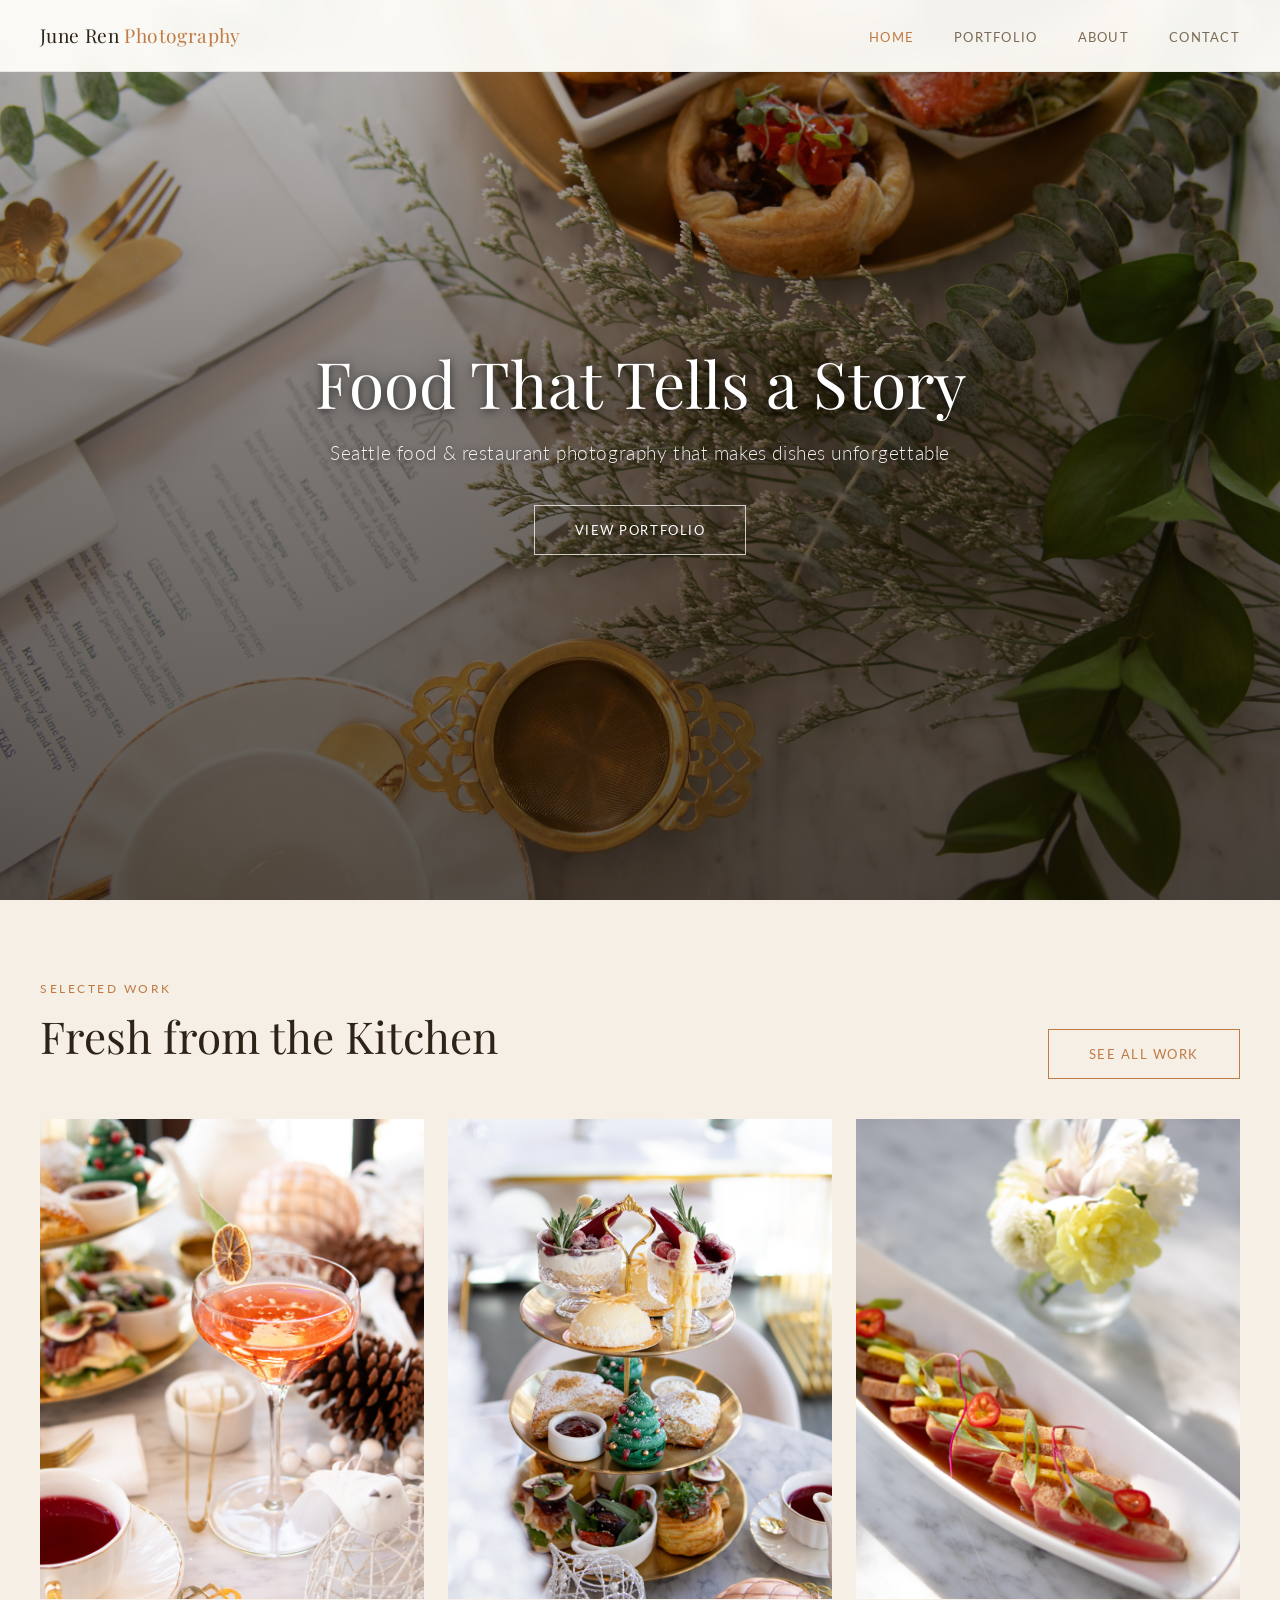
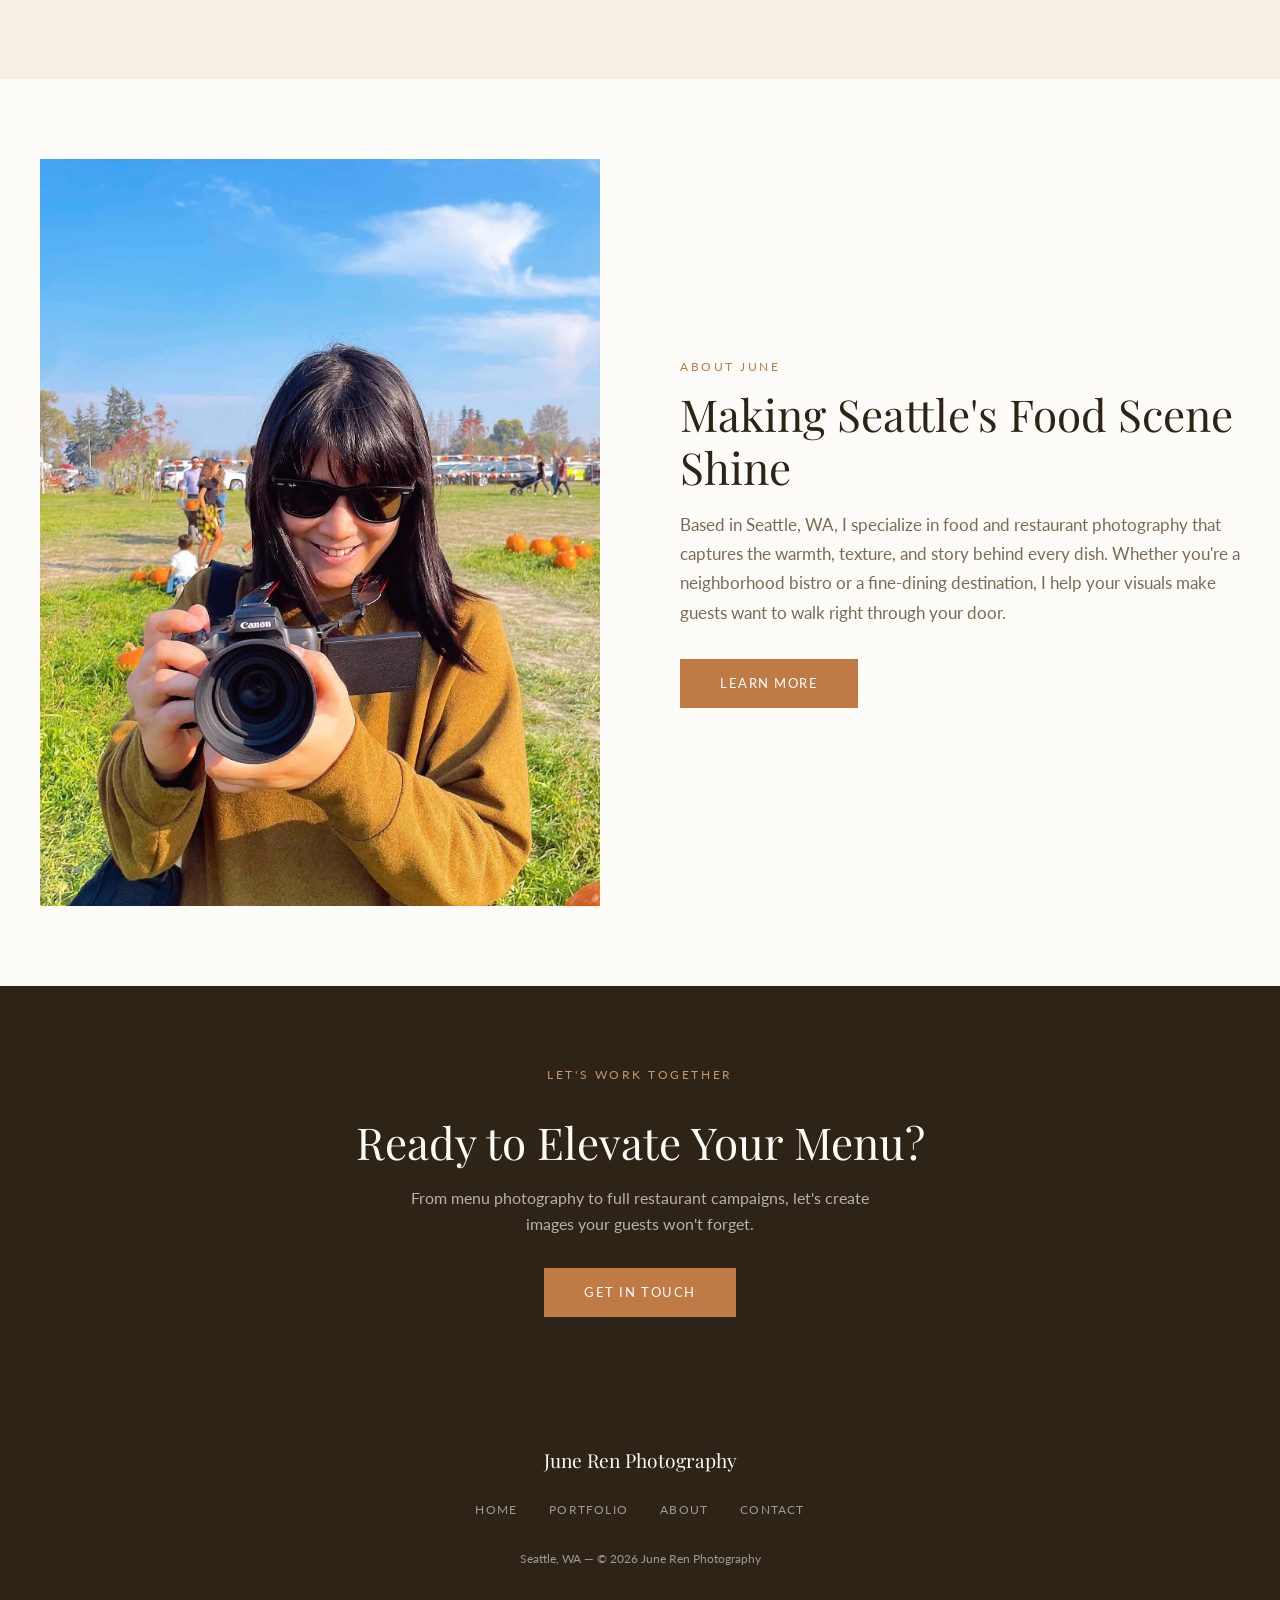
<file: index.html>
<!DOCTYPE html>
<html lang="en">
<head>
  <meta charset="UTF-8" />
  <meta name="viewport" content="width=device-width, initial-scale=1.0" />
  <title>June Ren Photography — Seattle Food & Restaurant Photographer</title>
  <meta name="description" content="June Ren Photography — Seattle-based food and restaurant photographer. We make your dishes look as incredible as they taste." />

  <!-- Fonts -->
  <link rel="preconnect" href="https://fonts.googleapis.com" />
  <link rel="preconnect" href="https://fonts.gstatic.com" crossorigin />
  <link href="https://fonts.googleapis.com/css2?family=Playfair+Display:ital,wght@0,400;0,500;1,400&family=Lato:wght@300;400;700&display=swap" rel="stylesheet" />

  <link rel="stylesheet" href="css/styles.css" />
</head>
<body>

  <!-- Navigation -->
  <nav>
    <a href="index.html" class="nav-logo">June Ren <span>Photography</span></a>
    <ul class="nav-links" id="navLinks">
      <li><a href="index.html" class="active">Home</a></li>
      <li><a href="portfolio.html">Portfolio</a></li>
      <li><a href="about.html">About</a></li>
      <li><a href="contact.html">Contact</a></li>
    </ul>
    <button class="nav-toggle" id="navToggle" aria-label="Toggle menu">
      <span></span><span></span><span></span>
    </button>
  </nav>

  <!-- Hero -->
  <!-- Replace images/hero/hero.jpg with your best hero food photo -->
  <section class="hero">
    <div class="hero-content">
      <h1>Food That Tells a Story</h1>
      <p>Seattle food &amp; restaurant photography that makes dishes unforgettable</p>
      <a href="portfolio.html" class="btn btn-white">View Portfolio</a>
    </div>
  </section>

  <!-- Featured Work -->
  <section class="featured">
    <div class="container">
      <div class="featured-header">
        <div>
          <p class="section-label">Selected Work</p>
          <h2 class="section-title">Fresh from the Kitchen</h2>
        </div>
        <a href="portfolio.html" class="btn btn-outline">See All Work</a>
      </div>

      <div class="featured-grid">
        <!-- Replace each background-image URL with your featured photos -->
        <div class="featured-card" style="background-image: url('images/featured/01.jpg')"></div>
        <div class="featured-card" style="background-image: url('images/featured/02.jpg')"></div>
        <div class="featured-card" style="background-image: url('images/featured/03.jpg')"></div>
      </div>
    </div>
  </section>

  <!-- About Teaser -->
  <section class="about-teaser">
    <div class="container">
      <!-- Replace images/about/portrait.jpg with your photo -->
      <div class="about-teaser-image"></div>
      <div class="about-teaser-text">
        <p class="section-label">About June</p>
        <h2 class="section-title">Making Seattle's Food Scene Shine</h2>
        <p class="section-subtitle">
          Based in Seattle, WA, I specialize in food and restaurant photography that captures
          the warmth, texture, and story behind every dish. Whether you're a neighborhood
          bistro or a fine-dining destination, I help your visuals make guests want to walk
          right through your door.
        </p>
        <a href="about.html" class="btn btn-primary">Learn More</a>
      </div>
    </div>
  </section>

  <!-- CTA -->
  <section class="cta-section">
    <div class="container" style="text-align:center;">
      <p class="section-label">Let's Work Together</p>
      <h2 class="section-title">Ready to Elevate Your Menu?</h2>
      <p>From menu photography to full restaurant campaigns, let's create images your guests won't forget.</p>
      <a href="contact.html" class="btn btn-primary">Get in Touch</a>
    </div>
  </section>

  <!-- Footer -->
  <footer>
    <span class="footer-logo">June Ren Photography</span>
    <ul class="footer-links">
      <li><a href="index.html">Home</a></li>
      <li><a href="portfolio.html">Portfolio</a></li>
      <li><a href="about.html">About</a></li>
      <li><a href="contact.html">Contact</a></li>
    </ul>
    <p>Seattle, WA &mdash; &copy; <script>document.write(new Date().getFullYear())</script> June Ren Photography</p>
  </footer>

  <script src="js/main.js"></script>
</body>
</html>
</file>
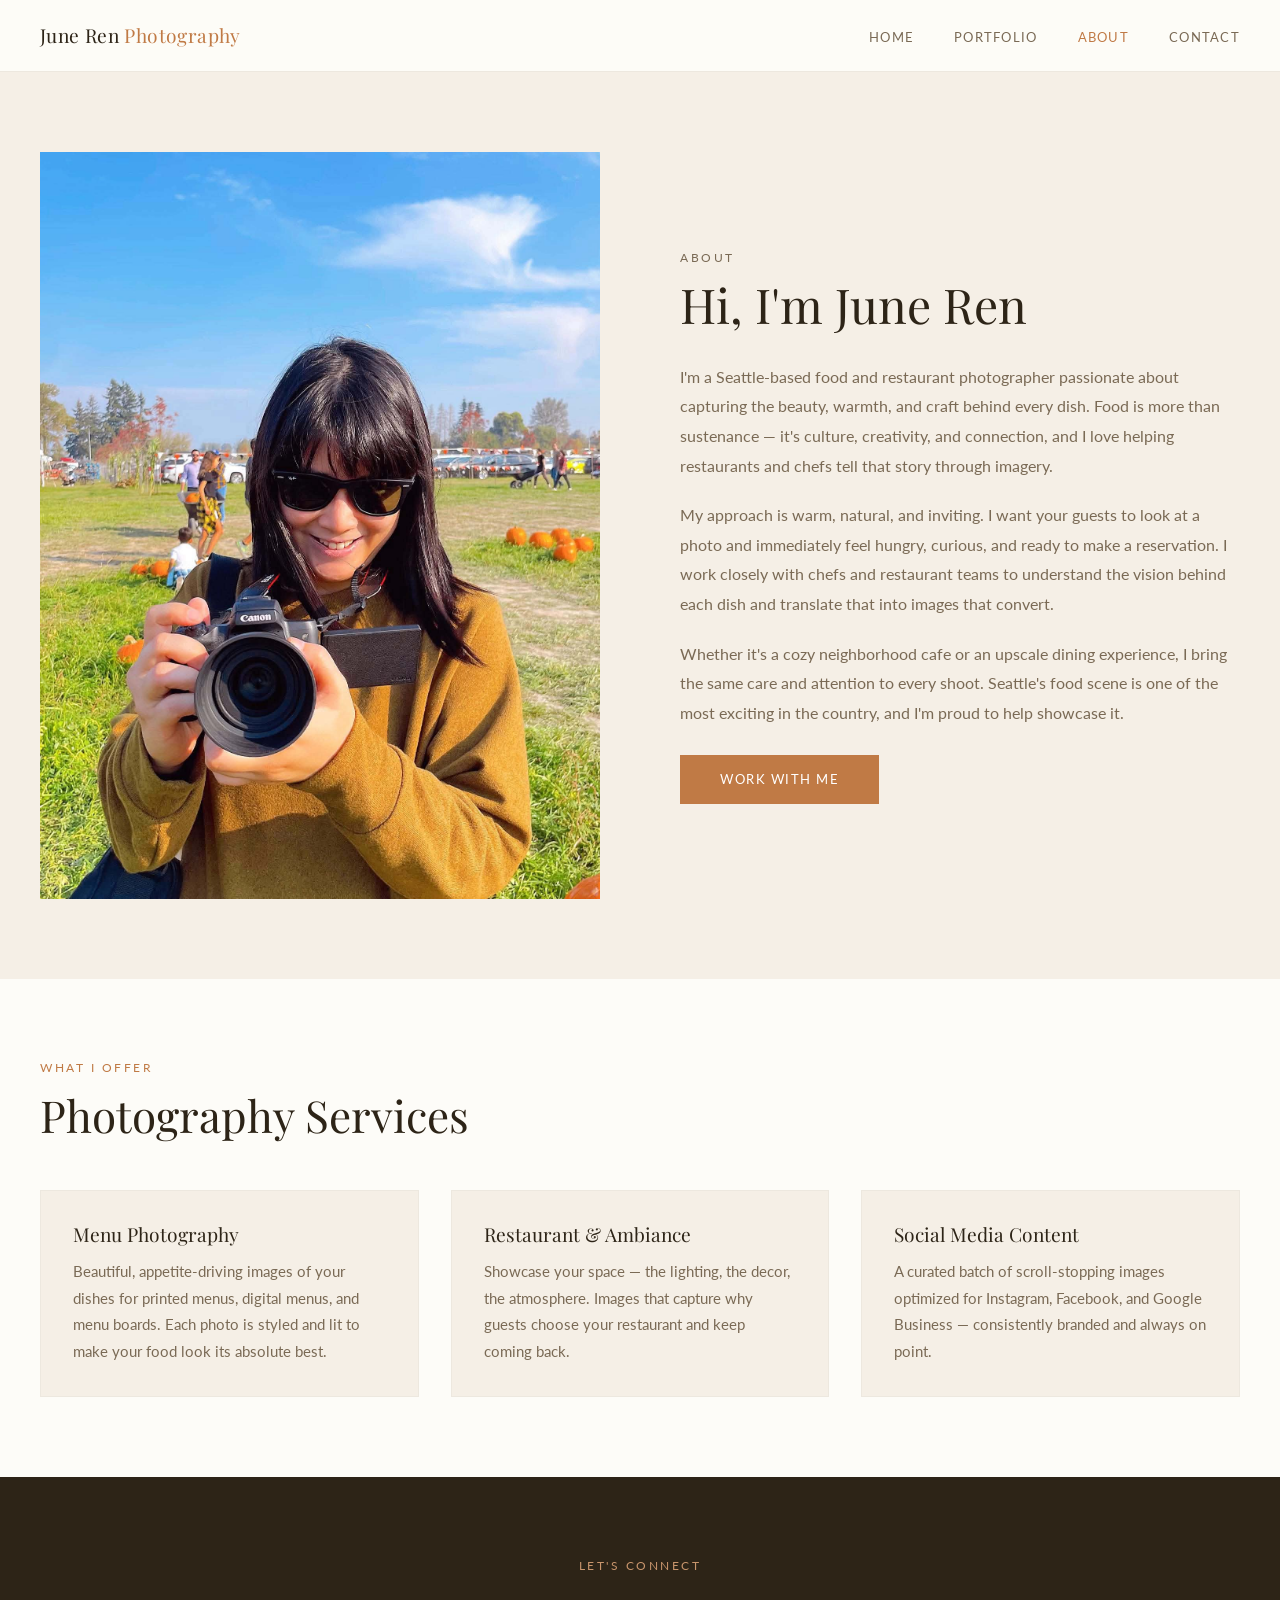
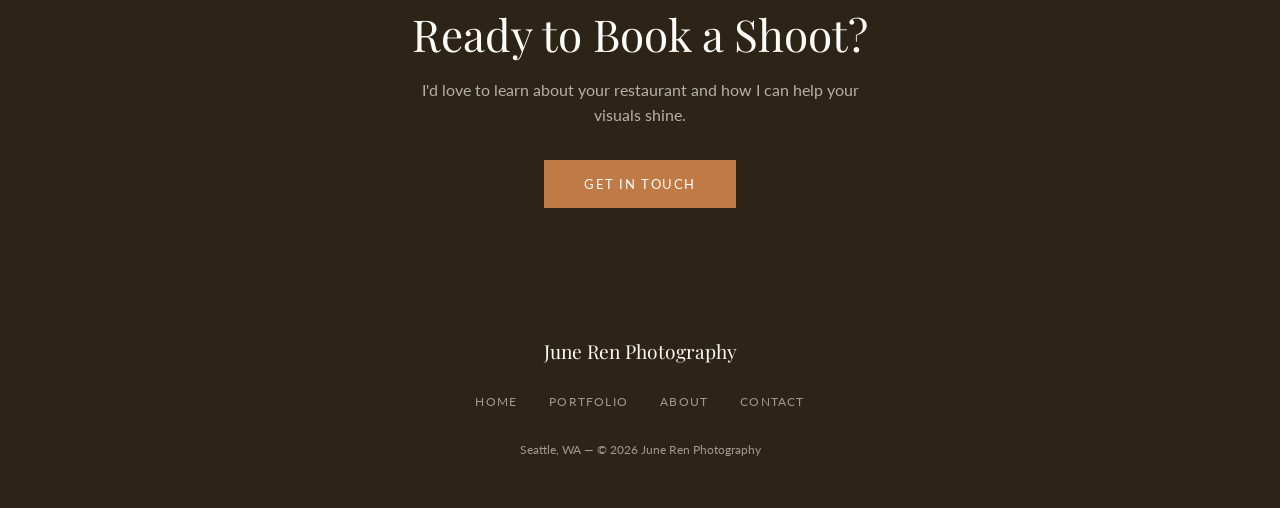
<file: about.html>
<!DOCTYPE html>
<html lang="en">
<head>
  <meta charset="UTF-8" />
  <meta name="viewport" content="width=device-width, initial-scale=1.0" />
  <title>About — June Ren Photography</title>
  <meta name="description" content="Learn about June Ren, Seattle-based food and restaurant photographer." />

  <link rel="preconnect" href="https://fonts.googleapis.com" />
  <link rel="preconnect" href="https://fonts.gstatic.com" crossorigin />
  <link href="https://fonts.googleapis.com/css2?family=Playfair+Display:ital,wght@0,400;0,500;1,400&family=Lato:wght@300;400;700&display=swap" rel="stylesheet" />

  <link rel="stylesheet" href="css/styles.css" />
</head>
<body>

  <!-- Navigation -->
  <nav>
    <a href="index.html" class="nav-logo">June Ren <span>Photography</span></a>
    <ul class="nav-links" id="navLinks">
      <li><a href="index.html">Home</a></li>
      <li><a href="portfolio.html">Portfolio</a></li>
      <li><a href="about.html" class="active">About</a></li>
      <li><a href="contact.html">Contact</a></li>
    </ul>
    <button class="nav-toggle" id="navToggle" aria-label="Toggle menu">
      <span></span><span></span><span></span>
    </button>
  </nav>

  <!-- About Hero -->
  <section class="about-hero">
    <div class="container">
      <!-- Replace images/about/portrait.jpg with your photo -->
      <div class="about-photo"></div>
      <div class="about-text">
        <p class="section-label">About</p>
        <h1>Hi, I'm June Ren</h1>
        <p>
          I'm a Seattle-based food and restaurant photographer passionate about capturing
          the beauty, warmth, and craft behind every dish. Food is more than sustenance —
          it's culture, creativity, and connection, and I love helping restaurants and chefs
          tell that story through imagery.
        </p>
        <p>
          My approach is warm, natural, and inviting. I want your guests to look at a photo
          and immediately feel hungry, curious, and ready to make a reservation. I work
          closely with chefs and restaurant teams to understand the vision behind each dish
          and translate that into images that convert.
        </p>
        <p>
          Whether it's a cozy neighborhood cafe or an upscale dining experience, I bring
          the same care and attention to every shoot. Seattle's food scene is one of the
          most exciting in the country, and I'm proud to help showcase it.
        </p>
        <a href="contact.html" class="btn btn-primary" style="margin-top:0.5rem;">Work With Me</a>
      </div>
    </div>
  </section>

  <!-- Services -->
  <section class="about-services">
    <div class="container">
      <p class="section-label">What I Offer</p>
      <h2 class="section-title">Photography Services</h2>

      <div class="services-grid">

        <div class="service-card">
          <h3>Menu Photography</h3>
          <p>
            Beautiful, appetite-driving images of your dishes for printed menus,
            digital menus, and menu boards. Each photo is styled and lit to make
            your food look its absolute best.
          </p>
        </div>

        <div class="service-card">
          <h3>Restaurant &amp; Ambiance</h3>
          <p>
            Showcase your space — the lighting, the decor, the atmosphere. Images
            that capture why guests choose your restaurant and keep coming back.
          </p>
        </div>

        <div class="service-card">
          <h3>Social Media Content</h3>
          <p>
            A curated batch of scroll-stopping images optimized for Instagram,
            Facebook, and Google Business — consistently branded and always on point.
          </p>
        </div>

      </div>
    </div>
  </section>

  <!-- CTA -->
  <section class="cta-section">
    <div class="container" style="text-align:center;">
      <p class="section-label">Let's Connect</p>
      <h2 class="section-title">Ready to Book a Shoot?</h2>
      <p>I'd love to learn about your restaurant and how I can help your visuals shine.</p>
      <a href="contact.html" class="btn btn-primary">Get in Touch</a>
    </div>
  </section>

  <!-- Footer -->
  <footer>
    <span class="footer-logo">June Ren Photography</span>
    <ul class="footer-links">
      <li><a href="index.html">Home</a></li>
      <li><a href="portfolio.html">Portfolio</a></li>
      <li><a href="about.html">About</a></li>
      <li><a href="contact.html">Contact</a></li>
    </ul>
    <p>Seattle, WA &mdash; &copy; <script>document.write(new Date().getFullYear())</script> June Ren Photography</p>
  </footer>

  <script src="js/main.js"></script>
</body>
</html>
</file>
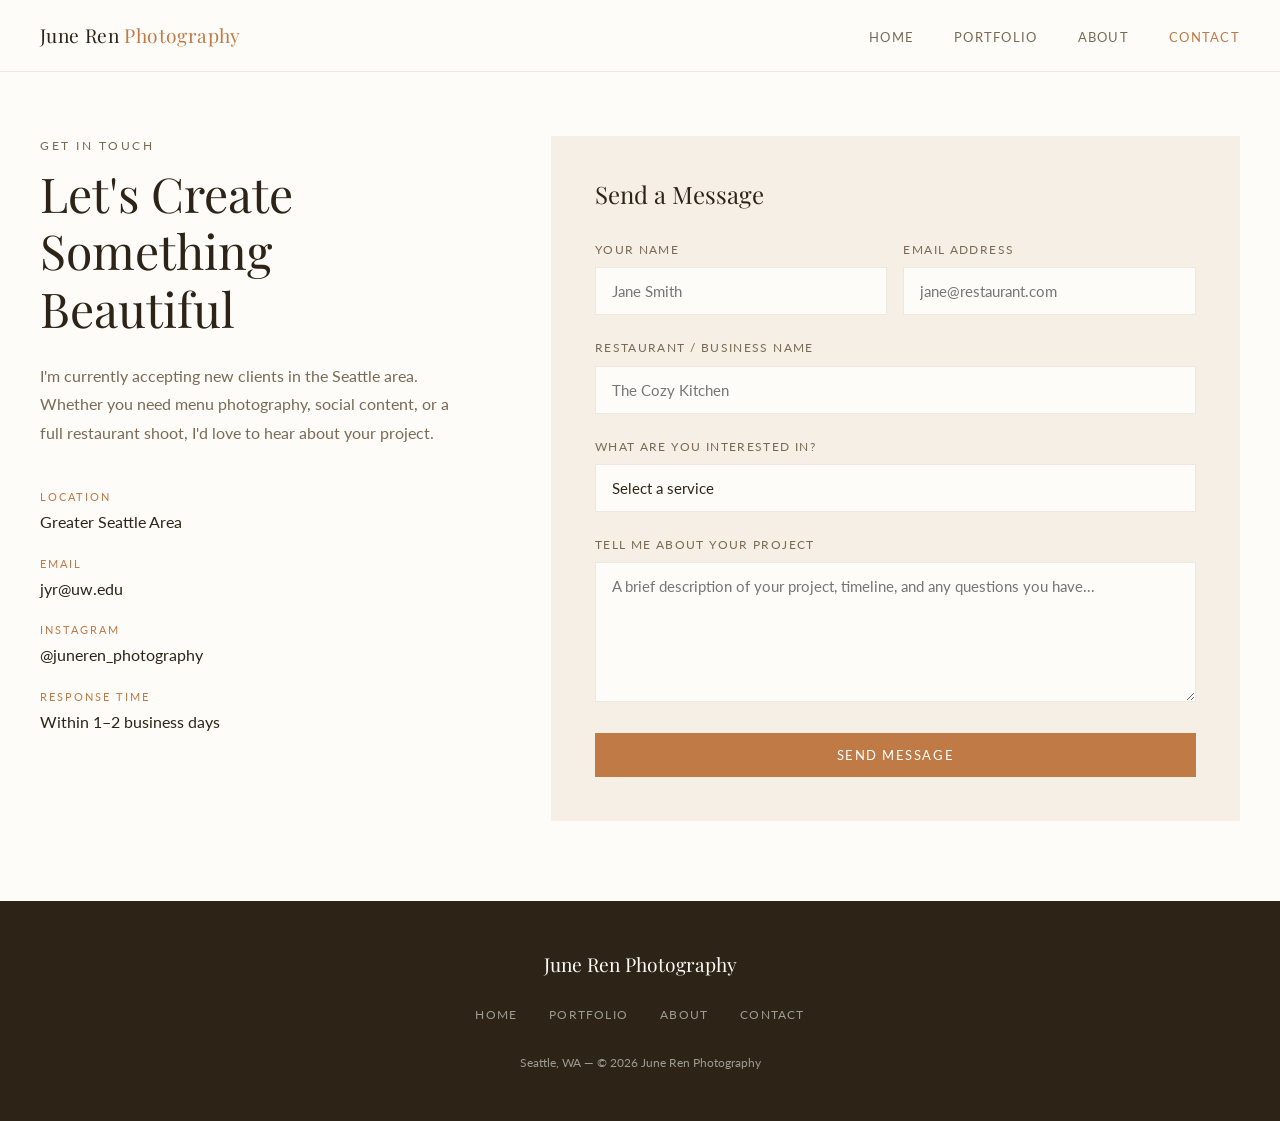
<file: contact.html>
<!DOCTYPE html>
<html lang="en">
<head>
  <meta charset="UTF-8" />
  <meta name="viewport" content="width=device-width, initial-scale=1.0" />
  <title>Contact — June Ren Photography</title>
  <meta name="description" content="Get in touch with June Ren Photography for food and restaurant photography in Seattle, WA." />

  <link rel="preconnect" href="https://fonts.googleapis.com" />
  <link rel="preconnect" href="https://fonts.gstatic.com" crossorigin />
  <link href="https://fonts.googleapis.com/css2?family=Playfair+Display:ital,wght@0,400;0,500;1,400&family=Lato:wght@300;400;700&display=swap" rel="stylesheet" />

  <link rel="stylesheet" href="css/styles.css" />
</head>
<body>

  <!-- Navigation -->
  <nav>
    <a href="index.html" class="nav-logo">June Ren <span>Photography</span></a>
    <ul class="nav-links" id="navLinks">
      <li><a href="index.html">Home</a></li>
      <li><a href="portfolio.html">Portfolio</a></li>
      <li><a href="about.html">About</a></li>
      <li><a href="contact.html" class="active">Contact</a></li>
    </ul>
    <button class="nav-toggle" id="navToggle" aria-label="Toggle menu">
      <span></span><span></span><span></span>
    </button>
  </nav>

  <!-- Contact -->
  <section class="contact-section">
    <div class="contact-grid">

      <!-- Info -->
      <div class="contact-info">
        <p class="section-label">Get in Touch</p>
        <h1>Let's Create Something Beautiful</h1>
        <p>
          I'm currently accepting new clients in the Seattle area. Whether you need
          menu photography, social content, or a full restaurant shoot, I'd love
          to hear about your project.
        </p>

        <div class="contact-details">
          <div class="contact-detail-item">
            <span class="label">Location</span>
            <span class="value">Greater Seattle Area</span>
          </div>
          <div class="contact-detail-item">
            <span class="label">Email</span>
            <a class="value" href="mailto:jyr@uw.edu">jyr@uw.edu</a>
          </div>
          <div class="contact-detail-item">
            <span class="label">Instagram</span>
            <a class="value" href="https://www.instagram.com/juneren_photography" target="_blank" rel="noopener">@juneren_photography</a>
          </div>
          <div class="contact-detail-item">
            <span class="label">Response Time</span>
            <span class="value">Within 1–2 business days</span>
          </div>
        </div>
      </div>

      <!-- Form -->
      <!--
        This form uses Formspree for free email delivery.
        Steps to activate:
          1. Go to https://formspree.io and create a free account
          2. Create a new form and copy your form endpoint
          3. Replace "YOUR_FORMSPREE_ID" in the action below with your ID
             e.g. action="https://formspree.io/f/abcdefgh"
      -->
      <div class="contact-form">
        <h2>Send a Message</h2>
        <form action="https://formspree.io/f/maqranzp" method="POST">

          <div class="form-row">
            <div class="form-group">
              <label for="name">Your Name</label>
              <input type="text" id="name" name="name" placeholder="Jane Smith" required />
            </div>
            <div class="form-group">
              <label for="email">Email Address</label>
              <input type="email" id="email" name="email" placeholder="jane@restaurant.com" required />
            </div>
          </div>

          <div class="form-group">
            <label for="restaurant">Restaurant / Business Name</label>
            <input type="text" id="restaurant" name="restaurant" placeholder="The Cozy Kitchen" />
          </div>

          <div class="form-group">
            <label for="service">What are you interested in?</label>
            <select id="service" name="service">
              <option value="" disabled selected>Select a service</option>
              <option value="menu">Menu Photography</option>
              <option value="ambiance">Restaurant &amp; Ambiance</option>
              <option value="social">Social Media Content</option>
              <option value="other">Other / Not sure yet</option>
            </select>
          </div>

          <div class="form-group">
            <label for="message">Tell Me About Your Project</label>
            <textarea id="message" name="message" placeholder="A brief description of your project, timeline, and any questions you have..." required></textarea>
          </div>

          <!-- Honeypot spam prevention -->
          <input type="text" name="_gotcha" style="display:none" />

          <button type="submit" class="btn btn-primary" style="width:100%;">Send Message</button>
        </form>
      </div>

    </div>
  </section>

  <!-- Footer -->
  <footer>
    <span class="footer-logo">June Ren Photography</span>
    <ul class="footer-links">
      <li><a href="index.html">Home</a></li>
      <li><a href="portfolio.html">Portfolio</a></li>
      <li><a href="about.html">About</a></li>
      <li><a href="contact.html">Contact</a></li>
    </ul>
    <p>Seattle, WA &mdash; &copy; <script>document.write(new Date().getFullYear())</script> June Ren Photography</p>
  </footer>

  <script src="js/main.js"></script>
</body>
</html>
</file>
<file: css/styles.css>
/* =============================================
   June Ren Photography — Main Stylesheet
   ============================================= */

/* === Variables === */
:root {
  --warm-white: #FDFCF8;
  --cream: #F5EFE6;
  --amber: #C07A45;
  --amber-hover: #A86535;
  --brown-dark: #2D2417;
  --brown-mid: #7A6A55;
  --border: #EDE8DF;
  --shadow: rgba(45, 36, 23, 0.08);

  --font-display: 'Playfair Display', Georgia, serif;
  --font-body: 'Lato', -apple-system, BlinkMacSystemFont, sans-serif;

  --nav-height: 72px;
  --max-width: 1200px;
  --gap: 1.5rem;
}

/* === Reset === */
*, *::before, *::after {
  box-sizing: border-box;
  margin: 0;
  padding: 0;
}

html { scroll-behavior: smooth; }

body {
  font-family: var(--font-body);
  background-color: var(--warm-white);
  color: var(--brown-dark);
  line-height: 1.6;
  -webkit-font-smoothing: antialiased;
}

img { max-width: 100%; display: block; }
a { color: inherit; text-decoration: none; }

h1, h2, h3, h4 {
  font-family: var(--font-display);
  font-weight: 400;
  line-height: 1.2;
}

/* === Navigation === */
nav {
  position: fixed;
  top: 0; left: 0; right: 0;
  height: var(--nav-height);
  background: rgba(253, 252, 248, 0.96);
  backdrop-filter: blur(8px);
  border-bottom: 1px solid var(--border);
  z-index: 100;
  display: flex;
  align-items: center;
  justify-content: space-between;
  padding: 0 2.5rem;
}

.nav-logo {
  font-family: var(--font-display);
  font-size: 1.2rem;
  color: var(--brown-dark);
  letter-spacing: 0.02em;
}

.nav-logo span { color: var(--amber); }

.nav-links {
  display: flex;
  gap: 2.5rem;
  list-style: none;
}

.nav-links a {
  font-size: 0.8rem;
  letter-spacing: 0.1em;
  text-transform: uppercase;
  color: var(--brown-mid);
  transition: color 0.2s;
}

.nav-links a:hover,
.nav-links a.active { color: var(--amber); }

.nav-toggle {
  display: none;
  flex-direction: column;
  gap: 5px;
  cursor: pointer;
  background: none;
  border: none;
  padding: 4px;
}

.nav-toggle span {
  display: block;
  width: 24px;
  height: 2px;
  background: var(--brown-dark);
  transition: all 0.3s;
}

/* === Buttons === */
.btn {
  display: inline-block;
  padding: 0.875rem 2.5rem;
  font-size: 0.8rem;
  letter-spacing: 0.12em;
  text-transform: uppercase;
  font-family: var(--font-body);
  cursor: pointer;
  transition: all 0.25s;
  border: none;
}

.btn-primary { background: var(--amber); color: #fff; }
.btn-primary:hover { background: var(--amber-hover); }

.btn-outline {
  background: transparent;
  color: var(--amber);
  border: 1px solid var(--amber);
}
.btn-outline:hover { background: var(--amber); color: #fff; }

.btn-white {
  background: transparent;
  color: #fff;
  border: 1px solid rgba(255,255,255,0.75);
}
.btn-white:hover { background: rgba(255,255,255,0.15); }

/* === Layout Helpers === */
section { padding: 5rem 2rem; }

.container {
  max-width: var(--max-width);
  margin: 0 auto;
}

.section-label {
  font-size: 0.72rem;
  letter-spacing: 0.22em;
  text-transform: uppercase;
  color: var(--amber);
  margin-bottom: 0.75rem;
}

.section-title {
  font-size: clamp(1.75rem, 4vw, 2.75rem);
  color: var(--brown-dark);
  margin-bottom: 1rem;
}

.section-subtitle {
  font-size: 1.05rem;
  color: var(--brown-mid);
  line-height: 1.75;
  max-width: 560px;
}

/* =============================================
   HOME PAGE
   ============================================= */

/* Hero */
.hero {
  min-height: 100vh;
  display: flex;
  align-items: center;
  justify-content: center;
  /* Replace with your hero image: */
  background-color: #D9C4A0;
  background-image: url('../images/hero/hero.jpg');
  background-size: cover;
  background-position: center;
  position: relative;
  text-align: center;
}

.hero::after {
  content: '';
  position: absolute;
  inset: 0;
  background: linear-gradient(
    to bottom,
    rgba(20, 12, 4, 0.25) 0%,
    rgba(20, 12, 4, 0.55) 50%,
    rgba(20, 12, 4, 0.70) 100%
  );
}

.hero-content {
  position: relative;
  z-index: 1;
  padding: 2rem;
  width: fit-content;
  text-align: center;
}

.hero-content h1 {
  white-space: nowrap;
  font-size: clamp(1.5rem, 5vw, 5rem);
  color: #fff;
  margin-bottom: 1rem;
  text-shadow: 0 2px 8px rgba(0, 0, 0, 0.6), 0 4px 32px rgba(0, 0, 0, 0.4);
}

.hero-content p {
  font-size: clamp(1rem, 2.5vw, 1.2rem);
  color: rgba(255, 255, 255, 0.92);
  margin-bottom: 2.25rem;
  font-weight: 300;
  letter-spacing: 0.03em;
  text-shadow: 0 1px 6px rgba(0, 0, 0, 0.5);
}

/* Featured Section */
.featured { background: var(--cream); }

.featured .container { max-width: var(--max-width); margin: 0 auto; }

.featured-header {
  display: flex;
  align-items: flex-end;
  justify-content: space-between;
  margin-bottom: 2.5rem;
}

.featured-grid {
  display: grid;
  grid-template-columns: repeat(3, 1fr);
  gap: var(--gap);
}

.featured-card {
  aspect-ratio: 4/5;
  /* Warm placeholder color — replace with actual image */
  background-color: #CEBB9D;
  background-size: cover;
  background-position: center;
  overflow: hidden;
  position: relative;
  transition: transform 0.4s ease;
}

.featured-card:hover { transform: scale(1.02); }

/* About Teaser */
.about-teaser { background: var(--warm-white); }

.about-teaser .container {
  display: grid;
  grid-template-columns: 1fr 1fr;
  gap: 5rem;
  align-items: center;
  max-width: var(--max-width);
}

.about-teaser-image {
  aspect-ratio: 3/4;
  background-color: #CEBB9D;
  background-image: url('../images/about/portrait.jpg');
  background-size: cover;
  background-position: center;
}

.about-teaser-text .section-subtitle {
  margin: 1rem 0 2rem;
  max-width: 100%;
}

/* CTA Section */
.cta-section {
  background: var(--brown-dark);
  text-align: center;
}

.cta-section .section-label { color: #C8956C; }
.cta-section .section-title { color: var(--warm-white); }

.cta-section p {
  color: rgba(253, 252, 248, 0.65);
  max-width: 480px;
  margin: 0 auto 2rem;
}

/* =============================================
   PORTFOLIO PAGE
   ============================================= */

.page-header {
  padding: calc(var(--nav-height) + 4rem) 2rem 4rem;
  text-align: center;
  background: var(--cream);
}

.gallery { background: var(--warm-white); padding: 3rem 2rem 5rem; }

.gallery-grid {
  display: grid;
  grid-template-columns: repeat(3, 1fr);
  gap: 0.75rem;
  max-width: var(--max-width);
  margin: 0 auto;
}

.gallery-item {
  background-color: #CEBB9D;
  background-size: cover;
  background-position: center;
  cursor: pointer;
  overflow: hidden;
  position: relative;
  aspect-ratio: 4/3;
  transition: transform 0.35s ease;
}

/* Vary aspect ratios for visual interest */
.gallery-item:nth-child(3n+2) { aspect-ratio: 4/5; }
.gallery-item:nth-child(5n+4) { aspect-ratio: 1/1; }

.gallery-item:hover { transform: scale(1.03); }

.gallery-item-overlay {
  position: absolute;
  inset: 0;
  background: rgba(45, 36, 23, 0);
  transition: background 0.3s;
  display: flex;
  align-items: center;
  justify-content: center;
}

.gallery-item:hover .gallery-item-overlay {
  background: rgba(45, 36, 23, 0.18);
}

.gallery-item-overlay svg {
  opacity: 0;
  transition: opacity 0.3s;
  color: #fff;
}

.gallery-item:hover .gallery-item-overlay svg { opacity: 1; }

/* Lightbox */
.lightbox {
  display: none;
  position: fixed;
  inset: 0;
  background: rgba(18, 12, 5, 0.96);
  z-index: 200;
  align-items: center;
  justify-content: center;
}

.lightbox.active { display: flex; }

.lightbox-img {
  max-width: 90vw;
  max-height: 90vh;
  object-fit: contain;
  box-shadow: 0 8px 60px rgba(0,0,0,0.5);
}

.lightbox-close {
  position: fixed;
  top: 1.5rem; right: 1.5rem;
  background: none;
  border: none;
  color: #fff;
  font-size: 2rem;
  cursor: pointer;
  opacity: 0.7;
  transition: opacity 0.2s;
  line-height: 1;
}

.lightbox-close:hover { opacity: 1; }

.lightbox-prev,
.lightbox-next {
  position: fixed;
  top: 50%;
  transform: translateY(-50%);
  background: none;
  border: none;
  color: #fff;
  font-size: 2.5rem;
  cursor: pointer;
  opacity: 0.6;
  transition: opacity 0.2s;
  padding: 1rem;
}

.lightbox-prev { left: 1rem; }
.lightbox-next { right: 1rem; }
.lightbox-prev:hover, .lightbox-next:hover { opacity: 1; }

/* =============================================
   ABOUT PAGE
   ============================================= */

.about-hero {
  padding: calc(var(--nav-height) + 5rem) 2rem 5rem;
  background: var(--cream);
}

.about-hero .container {
  display: grid;
  grid-template-columns: 1fr 1fr;
  gap: 5rem;
  align-items: center;
  max-width: var(--max-width);
}

.about-photo {
  aspect-ratio: 3/4;
  background-color: #CEBB9D;
  background-image: url('../images/about/portrait.jpg');
  background-size: cover;
  background-position: center;
}

.about-text .section-label { margin-bottom: 0.5rem; }

.about-text h1 {
  font-size: clamp(2rem, 4vw, 3rem);
  margin-bottom: 1.75rem;
}

.about-text p {
  color: var(--brown-mid);
  line-height: 1.85;
  margin-bottom: 1.25rem;
}

/* Services */
.about-services { background: var(--warm-white); }

.services-grid {
  display: grid;
  grid-template-columns: repeat(3, 1fr);
  gap: 2rem;
  margin-top: 3rem;
  max-width: var(--max-width);
  margin-left: auto;
  margin-right: auto;
}

.service-card {
  padding: 2rem;
  border: 1px solid var(--border);
  background: var(--cream);
}

.service-card h3 {
  font-size: 1.2rem;
  margin-bottom: 0.75rem;
}

.service-card p {
  color: var(--brown-mid);
  line-height: 1.75;
  font-size: 0.95rem;
}

/* =============================================
   CONTACT PAGE
   ============================================= */

.contact-section {
  padding: calc(var(--nav-height) + 4rem) 2rem 5rem;
  background: var(--warm-white);
}

.contact-grid {
  display: grid;
  grid-template-columns: 1fr 1.6fr;
  gap: 5rem;
  align-items: start;
  max-width: var(--max-width);
  margin: 0 auto;
}

.contact-info .section-label { margin-bottom: 0.5rem; }

.contact-info h1 {
  font-size: clamp(2rem, 4vw, 3rem);
  margin-bottom: 1.5rem;
}

.contact-info > p {
  color: var(--brown-mid);
  line-height: 1.8;
  margin-bottom: 2.5rem;
}

.contact-details { display: flex; flex-direction: column; gap: 1.25rem; }

.contact-detail-item { display: flex; flex-direction: column; gap: 0.2rem; }

.contact-detail-item .label {
  font-size: 0.7rem;
  letter-spacing: 0.18em;
  text-transform: uppercase;
  color: var(--amber);
}

.contact-detail-item .value { color: var(--brown-dark); }

/* Form */
.contact-form {
  background: var(--cream);
  padding: 2.75rem;
}

.contact-form h2 {
  font-size: 1.5rem;
  margin-bottom: 2rem;
}

.form-group { margin-bottom: 1.5rem; }

.form-group label {
  display: block;
  font-size: 0.72rem;
  letter-spacing: 0.12em;
  text-transform: uppercase;
  color: var(--brown-mid);
  margin-bottom: 0.5rem;
}

.form-group input,
.form-group textarea,
.form-group select {
  width: 100%;
  padding: 0.875rem 1rem;
  background: var(--warm-white);
  border: 1px solid var(--border);
  color: var(--brown-dark);
  font-family: var(--font-body);
  font-size: 0.95rem;
  outline: none;
  transition: border-color 0.2s;
  appearance: none;
}

.form-group input:focus,
.form-group textarea:focus,
.form-group select:focus { border-color: var(--amber); }

.form-group textarea { min-height: 140px; resize: vertical; }

.form-row {
  display: grid;
  grid-template-columns: 1fr 1fr;
  gap: 1rem;
}

/* =============================================
   FOOTER
   ============================================= */

footer {
  background: var(--brown-dark);
  color: rgba(253, 252, 248, 0.55);
  padding: 3rem 2rem;
  text-align: center;
}

.footer-logo {
  font-family: var(--font-display);
  font-size: 1.2rem;
  color: var(--warm-white);
  margin-bottom: 1.25rem;
  display: block;
}

.footer-links {
  display: flex;
  justify-content: center;
  gap: 2rem;
  list-style: none;
  margin-bottom: 1.75rem;
}

.footer-links a {
  color: rgba(253, 252, 248, 0.55);
  font-size: 0.75rem;
  letter-spacing: 0.1em;
  text-transform: uppercase;
  transition: color 0.2s;
}

.footer-links a:hover { color: var(--amber); }

footer p { font-size: 0.78rem; }

/* =============================================
   RESPONSIVE
   ============================================= */

@media (max-width: 960px) {
  .featured-grid { grid-template-columns: 1fr 1fr; }

  .about-teaser .container,
  .about-hero .container {
    grid-template-columns: 1fr;
    gap: 3rem;
  }

  .about-teaser-image,
  .about-photo { aspect-ratio: 16/9; }

  .services-grid { grid-template-columns: 1fr 1fr; }

  .gallery-grid { grid-template-columns: repeat(2, 1fr); }

  .contact-grid { grid-template-columns: 1fr; gap: 3rem; }

  .featured-header { flex-direction: column; align-items: flex-start; gap: 1.5rem; }
}

@media (max-width: 600px) {
  .nav-links {
    display: none;
    position: fixed;
    top: var(--nav-height);
    left: 0; right: 0;
    background: var(--warm-white);
    flex-direction: column;
    gap: 0;
    border-bottom: 1px solid var(--border);
    padding: 1rem 0;
    box-shadow: 0 4px 20px var(--shadow);
  }

  .nav-links.open { display: flex; }
  .nav-links li a { display: block; padding: 0.875rem 2rem; }
  .nav-toggle { display: flex; }

  .featured-grid,
  .gallery-grid,
  .services-grid { grid-template-columns: 1fr; }

  .form-row { grid-template-columns: 1fr; }

  section { padding: 3.5rem 1.25rem; }

  .contact-form { padding: 1.75rem 1.25rem; }

  .gallery-item:nth-child(3n+2),
  .gallery-item:nth-child(5n+4) { aspect-ratio: 4/3; }
}
</file>
